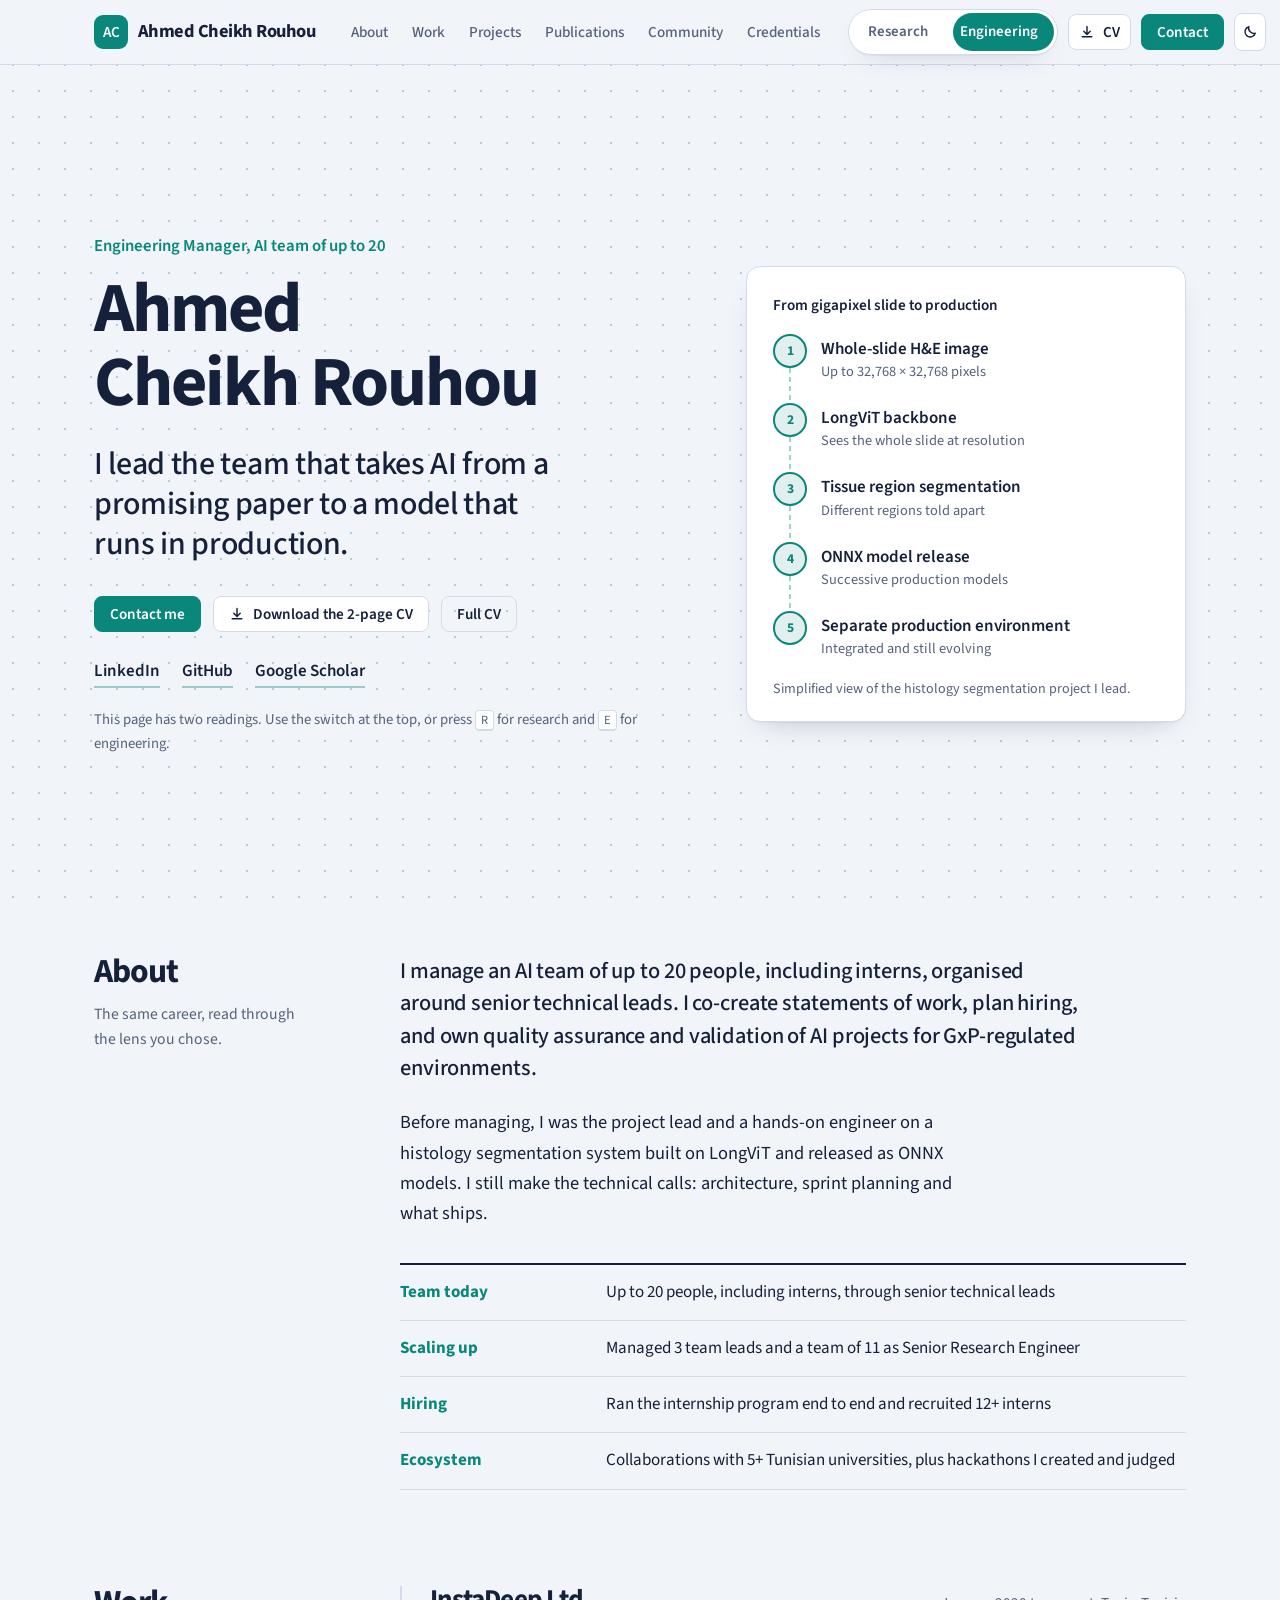
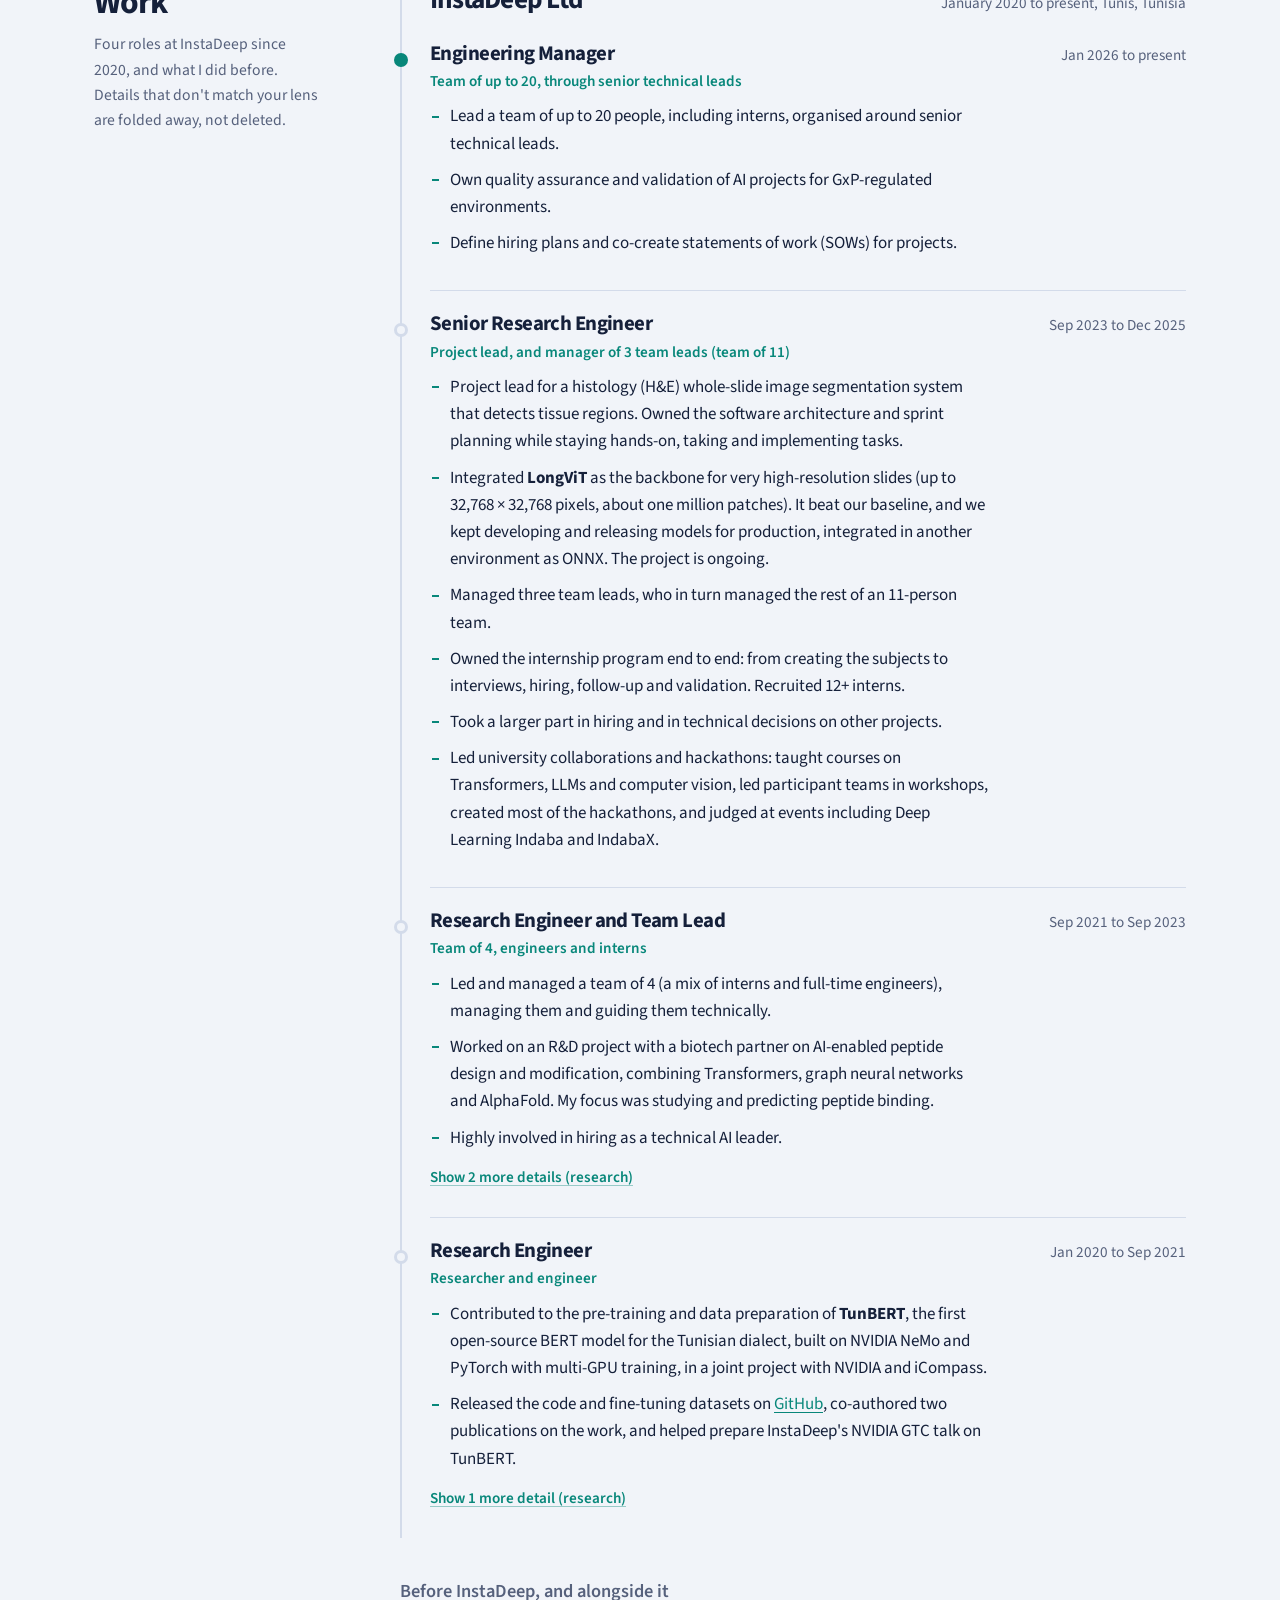
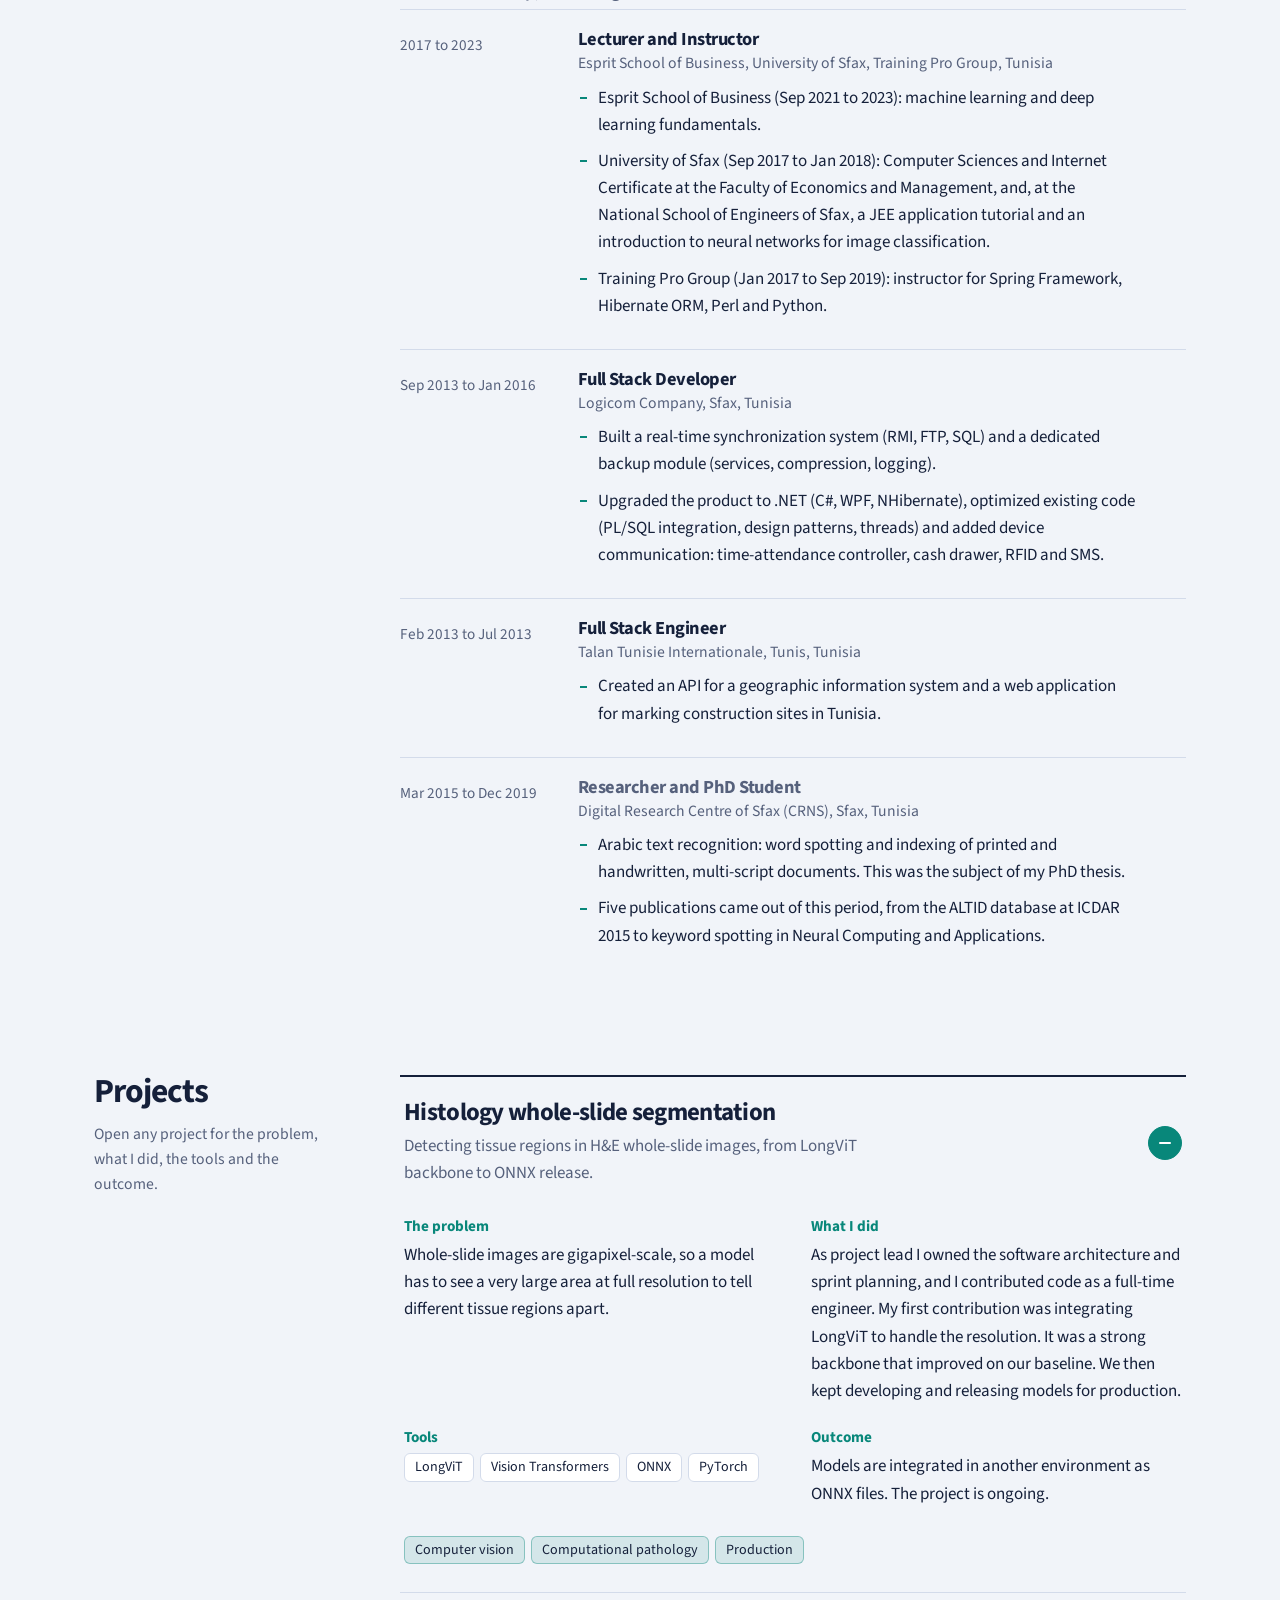
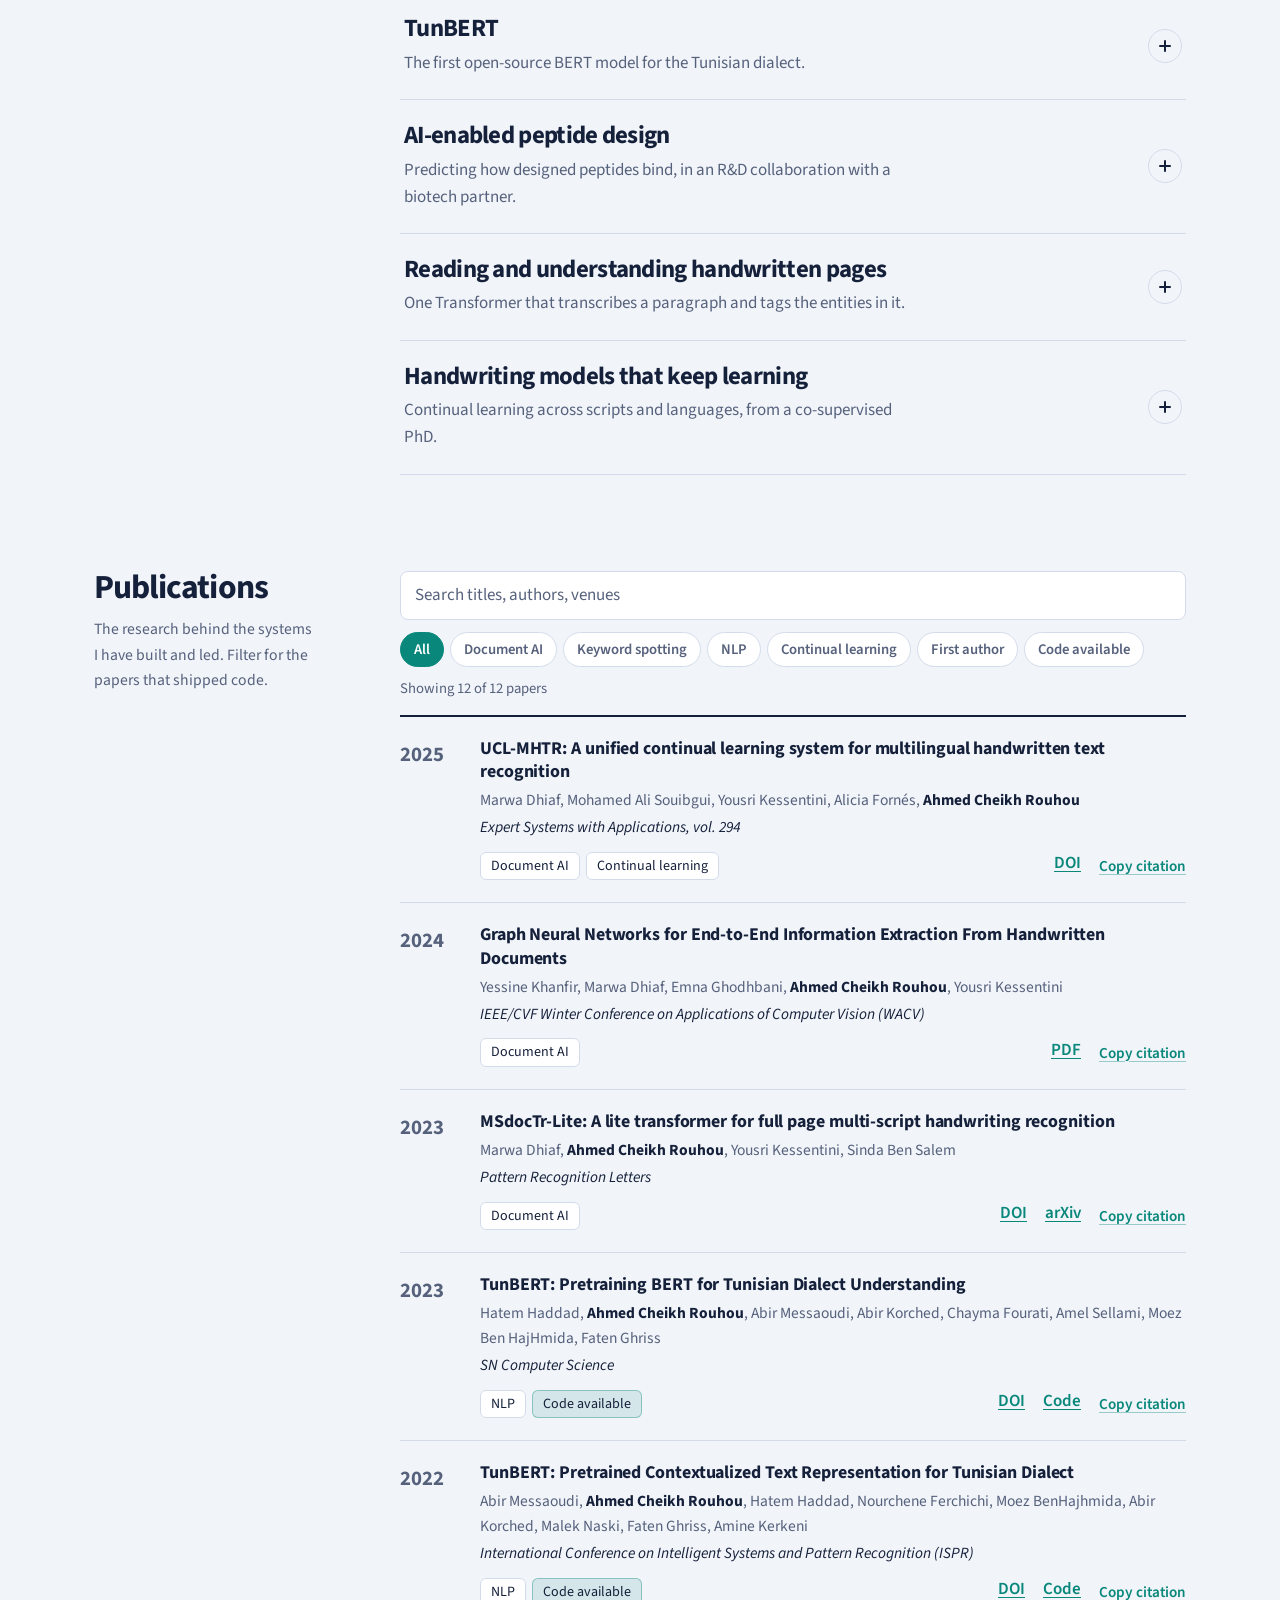
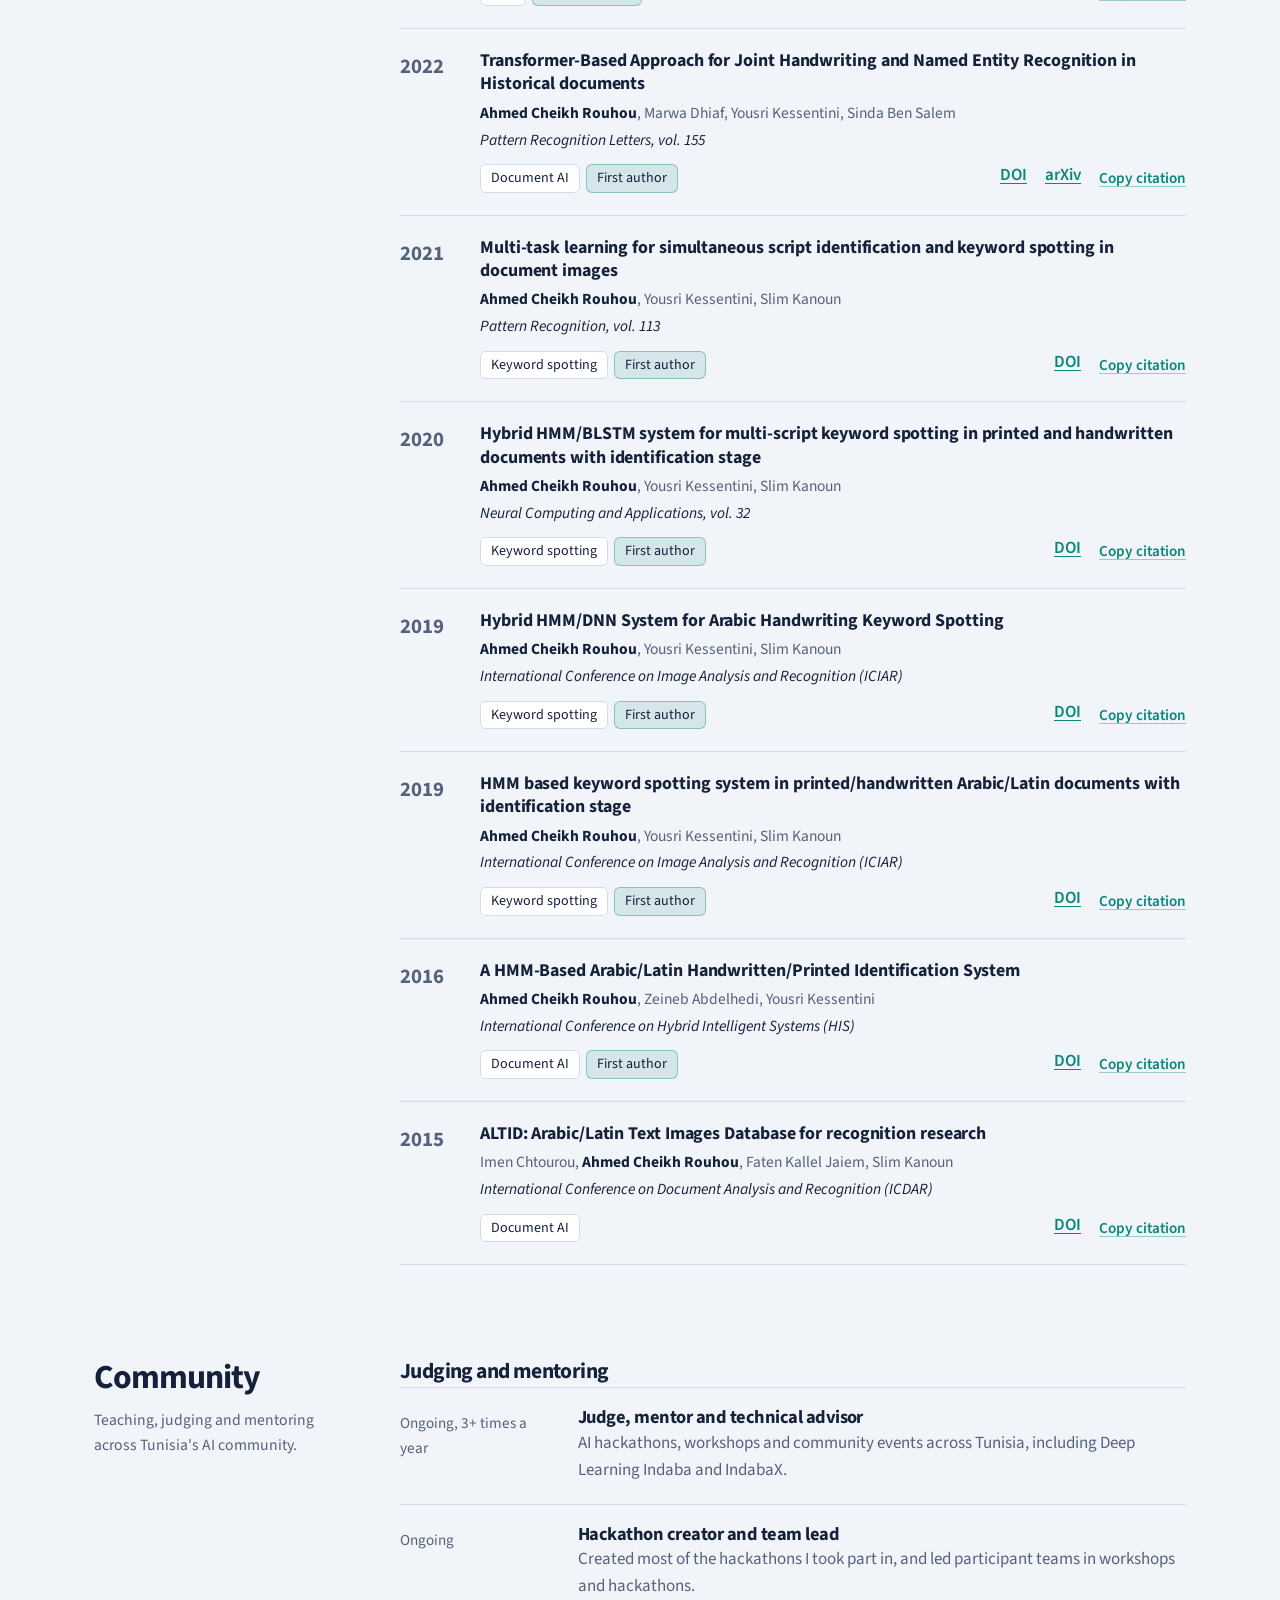
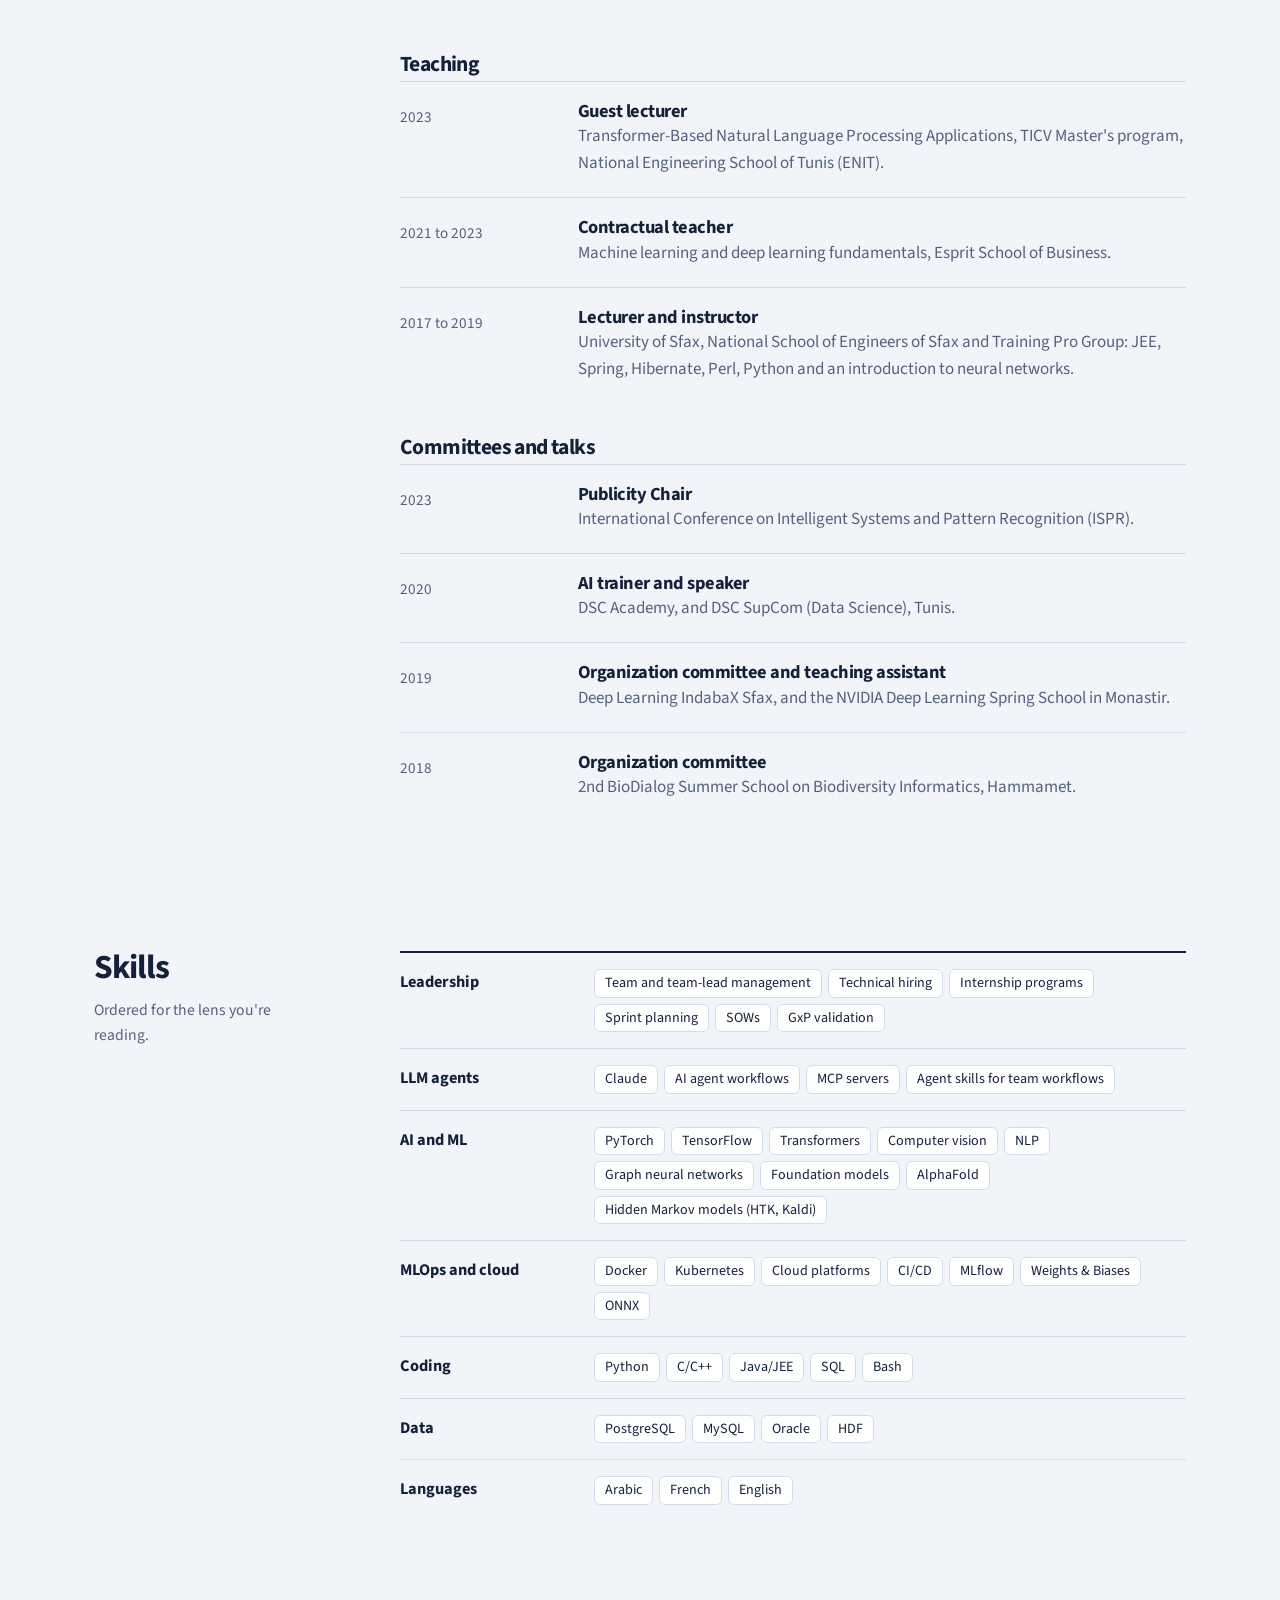
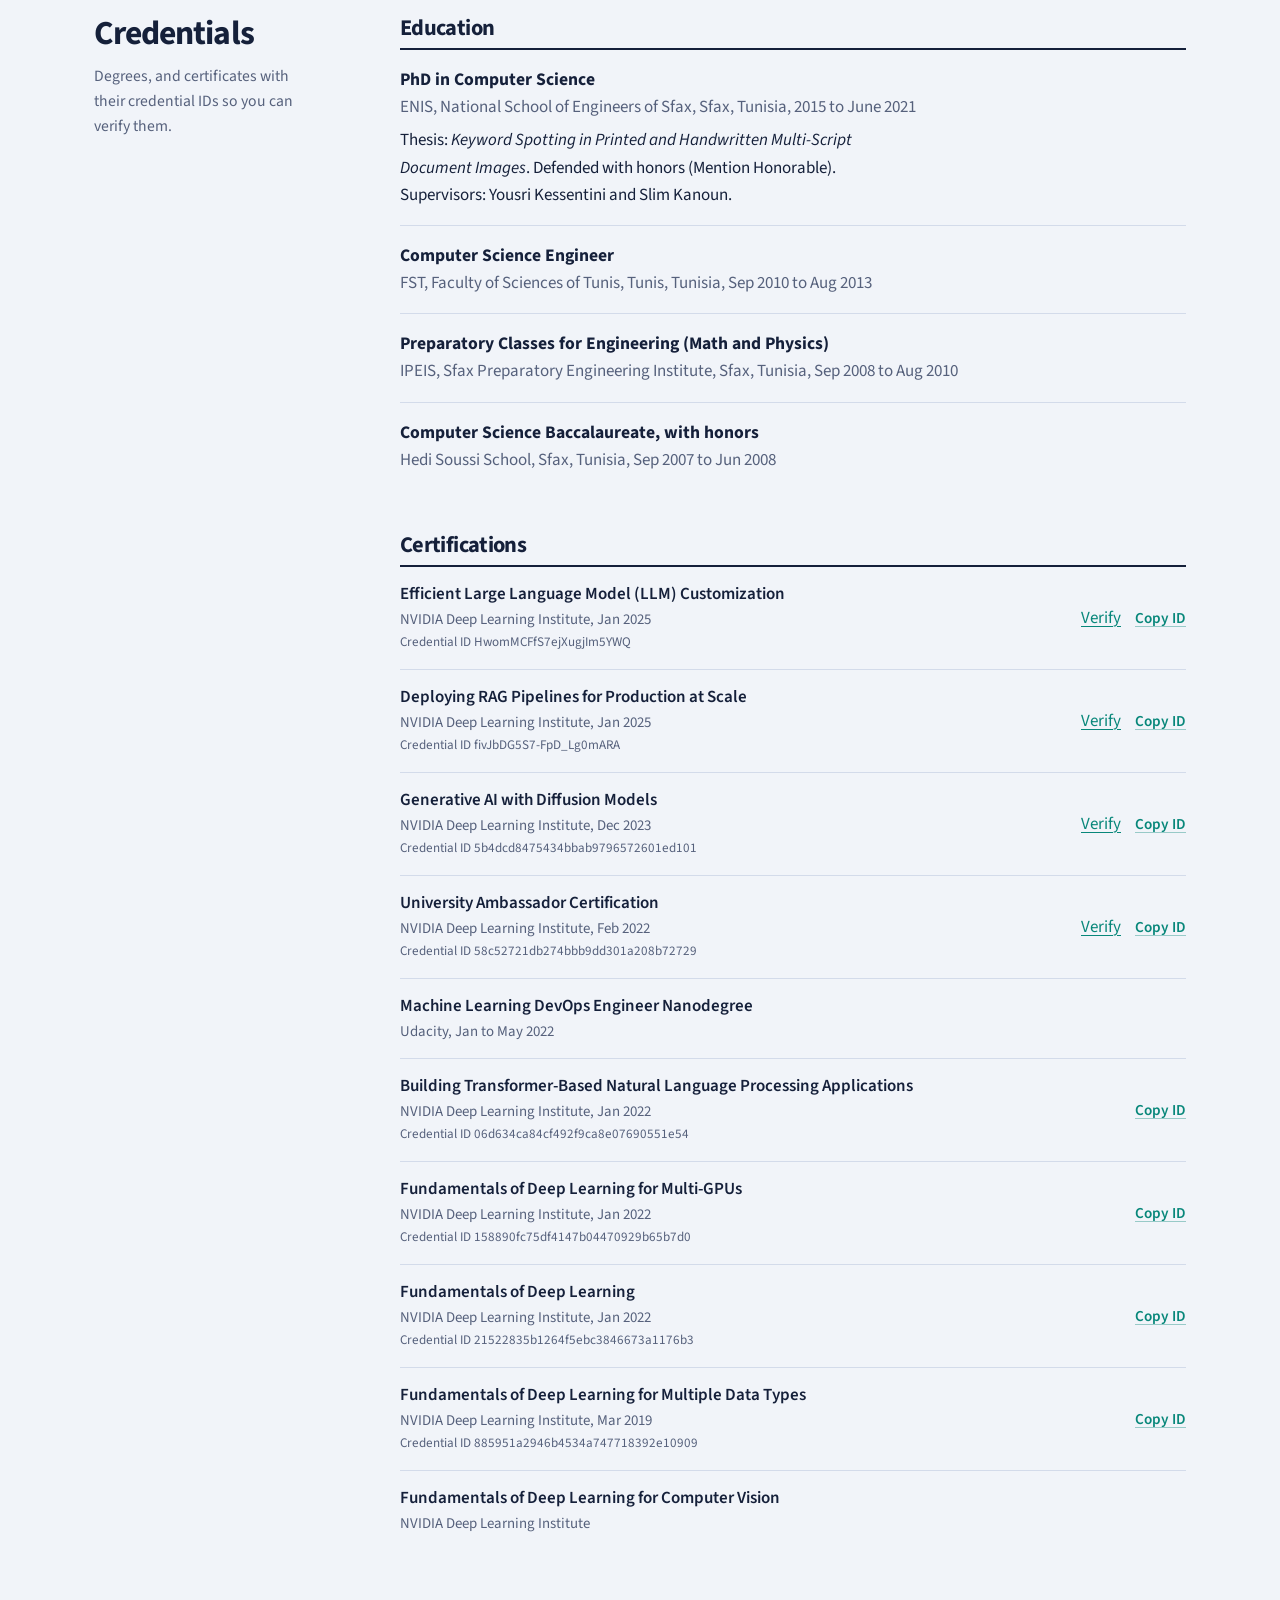
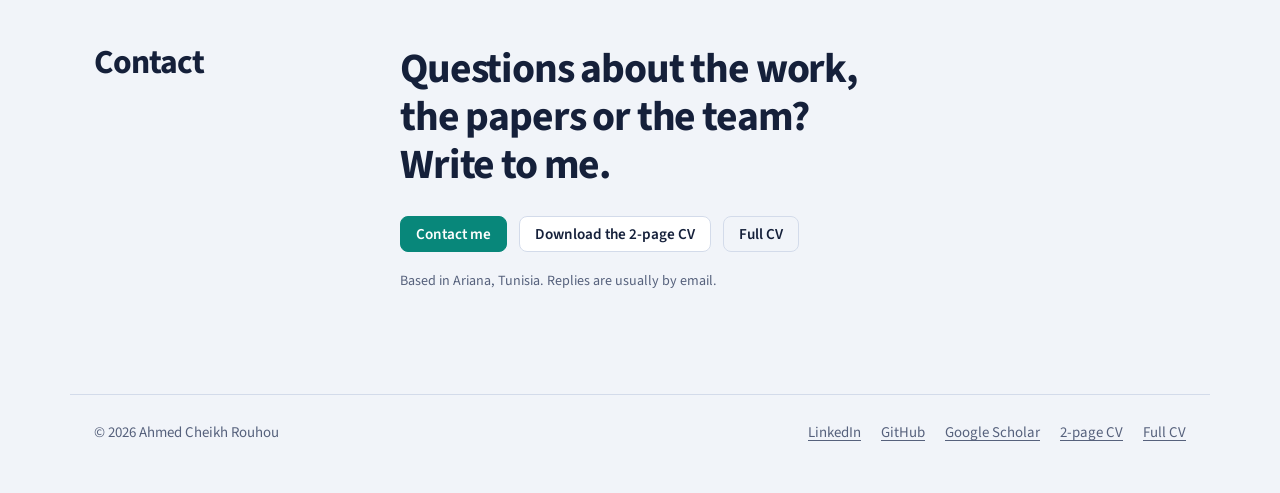
<file: index.html>
<!DOCTYPE html>
<html lang="en" data-lens="engineering" data-theme="light">
<head>
  <meta charset="utf-8">
  <meta name="viewport" content="width=device-width, initial-scale=1">
  <title>Ahmed Cheikh Rouhou · Engineering Manager, AI · PhD in Computer Science</title>
  <meta name="description" content="Ahmed Cheikh Rouhou leads an AI team of up to 20 and holds a PhD in Computer Science. Explore his work through two lenses: research (handwriting, document AI, NLP) and engineering (production AI, team leadership).">
  <meta name="author" content="Ahmed Cheikh Rouhou">
  <link rel="canonical" href="https://ahmedcheikhrouhou.github.io/">
  <meta name="theme-color" content="#f1f4f9" media="(prefers-color-scheme: light)">
  <meta name="theme-color" content="#0c1325" media="(prefers-color-scheme: dark)">
  <link rel="icon" href="favicon.svg" type="image/svg+xml">

  <meta property="og:type" content="website">
  <meta property="og:title" content="Ahmed Cheikh Rouhou · Engineering Manager, AI">
  <meta property="og:description" content="Research and engineering, one career. Switch the lens to read it your way.">
  <meta property="og:url" content="https://ahmedcheikhrouhou.github.io/">
  <meta property="og:image" content="https://ahmedcheikhrouhou.github.io/assets/img/og.png">
  <meta name="twitter:card" content="summary_large_image">

  <link rel="preload" href="assets/fonts/sourcesans3.woff2" as="font" type="font/woff2" crossorigin>
  <link rel="preload" href="assets/fonts/newsreader-roman.woff2" as="font" type="font/woff2" crossorigin>
  <link rel="stylesheet" href="assets/css/style.css">

  <script>
    /* Set theme and lens before first paint so there is no flash. */
    (function () {
      var d = document.documentElement, q = new URLSearchParams(location.search), s = null;
      try { s = window.localStorage; } catch (e) {}
      var lens = q.get("lens") || (s && s.getItem("lens")) || "engineering";
      if (lens !== "research" && lens !== "engineering") lens = "engineering";
      var theme = (s && s.getItem("theme")) || (matchMedia("(prefers-color-scheme: dark)").matches ? "dark" : "light");
      d.setAttribute("data-lens", lens);
      d.setAttribute("data-theme", theme);
    })();
  </script>

  <script type="application/ld+json">
  {
    "@context": "https://schema.org",
    "@type": "Person",
    "name": "Ahmed Cheikh Rouhou",
    "jobTitle": "Engineering Manager, AI",
    "url": "https://ahmedcheikhrouhou.github.io/",
    "address": { "@type": "PostalAddress", "addressLocality": "Ariana", "addressCountry": "TN" },
    "worksFor": { "@type": "Organization", "name": "InstaDeep" },
    "alumniOf": [
      { "@type": "CollegeOrUniversity", "name": "National School of Engineers of Sfax (ENIS)" },
      { "@type": "CollegeOrUniversity", "name": "Faculty of Sciences of Tunis (FST)" }
    ],
    "knowsAbout": ["Machine learning", "Document analysis", "Handwriting recognition", "Natural language processing", "Computer vision", "Engineering management"],
    "sameAs": [
      "https://www.linkedin.com/in/ahmed-cheikhrouhou/",
      "https://github.com/AhmedCheikhRouhou",
      "https://scholar.google.com/citations?user=S_HidTUAAAAJ&hl=en"
    ]
  }
  </script>
</head>

<body>
  <a class="skip" href="#main">Skip to content</a>
  <div class="paper" aria-hidden="true"></div>

  <header class="site-header">
    <div class="bar">
      <a class="brand" href="#top" aria-label="Ahmed Cheikh Rouhou, back to top">
        <span class="brand-mark" aria-hidden="true">AC</span>
        <span>Ahmed Cheikh Rouhou</span>
      </a>
      <nav class="nav" aria-label="Sections">
        <a href="#about">About</a>
        <a href="#work">Work</a>
        <a href="#projects">Projects</a>
        <a href="#publications">Publications</a>
        <a href="#community">Community</a>
        <a href="#credentials">Credentials</a>
      </nav>

      <div class="bar-end">
        <div class="lens" id="lens" role="radiogroup" aria-label="Read this site through a lens">
          <button type="button" role="radio" data-lens="research" aria-checked="false">Research</button>
          <button type="button" role="radio" data-lens="engineering" aria-checked="true">Engineering</button>
        </div>

        <div class="menu" id="cv-menu">
          <button class="btn" type="button" aria-haspopup="true" aria-expanded="false" aria-controls="cv-pop">
            <svg viewBox="0 0 20 20" fill="none" stroke="currentColor" stroke-width="1.8" stroke-linecap="round" stroke-linejoin="round" aria-hidden="true"><path d="M10 3v10m0 0-4-4m4 4 4-4M4 16h12"/></svg>
            CV
          </button>
          <div class="menu-pop" id="cv-pop" hidden>
            <a href="assets/cv/AhmedCheikhRouhou_CV_2page.pdf" download><strong>2-page CV</strong><span>Best for a quick read</span></a>
            <a href="assets/cv/AhmedCheikhRouhou_CV_full.pdf" download><strong>Full CV</strong><span>Every role, paper and certificate</span></a>
          </div>
        </div>

        <button class="btn btn-primary" type="button" data-open-contact>Contact</button>

        <button class="btn icon-btn" type="button" id="theme-toggle" aria-label="Switch to dark theme">
          <svg class="i-moon" viewBox="0 0 20 20" fill="none" stroke="currentColor" stroke-width="1.8" stroke-linecap="round" stroke-linejoin="round" aria-hidden="true"><path d="M16.5 11.5A6.5 6.5 0 0 1 8.5 3.5a6.5 6.5 0 1 0 8 8Z"/></svg>
          <svg class="i-sun" viewBox="0 0 20 20" fill="none" stroke="currentColor" stroke-width="1.8" stroke-linecap="round" aria-hidden="true" style="display:none"><circle cx="10" cy="10" r="3.4"/><path d="M10 2.5v1.6M10 15.9v1.6M2.5 10h1.6M15.9 10h1.6M4.7 4.7l1.1 1.1M14.2 14.2l1.1 1.1M15.3 4.7l-1.1 1.1M5.8 14.2l-1.1 1.1"/></svg>
        </button>
      </div>
    </div>
  </header>

  <main id="main">

    <!-- HERO -->
    <section class="hero" id="top" aria-labelledby="hero-name">
      <div class="hero-copy">
        <p class="hero-role" id="hero-role"></p>
        <h1 class="hero-name" id="hero-name">Ahmed<br>Cheikh Rouhou</h1>
        <p class="hero-statement" id="hero-statement"></p>
        <div class="hero-actions">
          <button class="btn btn-primary" type="button" data-open-contact>Contact me</button>
          <a class="btn" href="assets/cv/AhmedCheikhRouhou_CV_2page.pdf" download>
            <svg viewBox="0 0 20 20" fill="none" stroke="currentColor" stroke-width="1.8" stroke-linecap="round" stroke-linejoin="round" aria-hidden="true"><path d="M10 3v10m0 0-4-4m4 4 4-4M4 16h12"/></svg>
            Download the 2-page CV
          </a>
          <a class="btn btn-ghost" href="assets/cv/AhmedCheikhRouhou_CV_full.pdf" download>Full CV</a>
        </div>
        <p class="hero-links" id="hero-links"></p>
        <p class="hero-hint">This page has two readings. Use the switch at the top, or press <kbd>R</kbd> for research and <kbd>E</kbd> for engineering.</p>
      </div>

      <figure class="hero-figure">
        <div class="fig fig-research" id="fig-research" role="img" aria-label="Illustration: a handwritten line of text with its people, date and place highlighted as named entities.">
          <p class="fig-title">One pass: transcribe, then tag</p>
          <div class="manuscript" aria-hidden="true">
            <p class="hand"><span class="ent ent-person">Joan Ferrer</span>, son of <span class="ent ent-person">Pere Ferrer</span>, married <span class="ent ent-person">Maria Soler</span> on <span class="ent ent-date">12 May 1619</span> in <span class="ent ent-place">Barcelona</span>.</p>
          </div>
          <ul class="legend" aria-hidden="true">
            <li><i style="background:var(--indigo)"></i>person</li>
            <li><i style="background:var(--amber)"></i>date</li>
            <li><i style="background:var(--green)"></i>place</li>
          </ul>
          <p class="fig-caption">Illustration with invented names: a model that reads a handwritten paragraph and labels the entities in it, without a separate transcription step.</p>
        </div>

        <div class="fig fig-engineering" id="fig-engineering" role="img" aria-label="Illustration: a five-step pipeline from a whole-slide image through a LongViT backbone and segmentation to an ONNX release in a production environment.">
          <p class="fig-title">From gigapixel slide to production</p>
          <ol class="pipeline" aria-hidden="true">
            <li><span class="node">1</span><div><strong>Whole-slide H&amp;E image</strong><span>Up to 32,768 × 32,768 pixels</span></div></li>
            <li><span class="node">2</span><div><strong>LongViT backbone</strong><span>Sees the whole slide at resolution</span></div></li>
            <li><span class="node">3</span><div><strong>Tissue region segmentation</strong><span>Different regions told apart</span></div></li>
            <li><span class="node">4</span><div><strong>ONNX model release</strong><span>Successive production models</span></div></li>
            <li><span class="node">5</span><div><strong>Separate production environment</strong><span>Integrated and still evolving</span></div></li>
          </ol>
          <p class="fig-caption">Simplified view of the histology segmentation project I lead.</p>
        </div>
      </figure>
    </section>

    <!-- ABOUT -->
    <section class="section" id="about" aria-labelledby="about-h">
      <div class="section-head">
        <h2 id="about-h">About</h2>
        <p>The same career, read through the lens you chose.</p>
      </div>
      <div class="section-body">
        <div class="about-copy" id="about-copy"></div>
        <dl class="ledger" id="ledger"></dl>
      </div>
    </section>

    <!-- WORK -->
    <section class="section" id="work" aria-labelledby="work-h">
      <div class="section-head">
        <h2 id="work-h">Work</h2>
        <p>Four roles at InstaDeep since 2020, and what I did before. Details that don't match your lens are folded away, not deleted.</p>
      </div>
      <div class="section-body" id="work-body"></div>
    </section>

    <!-- PROJECTS -->
    <section class="section" id="projects" aria-labelledby="projects-h">
      <div class="section-head">
        <h2 id="projects-h">Projects</h2>
        <p>Open any project for the problem, what I did, the tools and the outcome.</p>
      </div>
      <div class="section-body"><div class="acc" id="projects-body"></div></div>
    </section>

    <!-- PUBLICATIONS -->
    <section class="section" id="publications" aria-labelledby="pubs-h">
      <div class="section-head">
        <h2 id="pubs-h">Publications</h2>
        <p id="pubs-intro"></p>
      </div>
      <div class="section-body">
        <div class="toolbar">
          <label class="sr-only" for="pub-search">Search publications</label>
          <input class="search" id="pub-search" type="search" placeholder="Search titles, authors, venues" autocomplete="off">
          <div class="filters" id="pub-filters" role="group" aria-label="Filter publications"></div>
        </div>
        <p class="count" id="pub-count" aria-live="polite"></p>
        <div class="pubs" id="pubs-body"></div>
      </div>
    </section>

    <!-- COMMUNITY -->
    <section class="section" id="community" aria-labelledby="comm-h">
      <div class="section-head">
        <h2 id="comm-h">Community</h2>
        <p>Teaching, judging and mentoring across Tunisia's AI community.</p>
      </div>
      <div class="section-body" id="community-body"></div>
    </section>

    <!-- SKILLS -->
    <section class="section" id="skills" aria-labelledby="skills-h">
      <div class="section-head">
        <h2 id="skills-h">Skills</h2>
        <p>Ordered for the lens you're reading.</p>
      </div>
      <div class="section-body" id="skills-body"></div>
    </section>

    <!-- CREDENTIALS -->
    <section class="section" id="credentials" aria-labelledby="cred-h">
      <div class="section-head">
        <h2 id="cred-h">Credentials</h2>
        <p>Degrees, and certificates with their credential IDs so you can verify them.</p>
      </div>
      <div class="section-body">
        <div class="cred-col"><h3>Education</h3><div id="edu-body"></div></div>
        <div class="cred-col"><h3>Certifications</h3><div id="cert-body"></div></div>
      </div>
    </section>

    <!-- CONTACT -->
    <section class="section" id="contact" aria-labelledby="contact-h">
      <div class="section-head">
        <h2 id="contact-h">Contact</h2>
      </div>
      <div class="section-body">
        <p class="contact-big">Questions about the work, the papers or the team? Write to me.</p>
        <div class="contact-actions">
          <button class="btn btn-primary" type="button" data-open-contact>Contact me</button>
          <a class="btn" href="assets/cv/AhmedCheikhRouhou_CV_2page.pdf" download>Download the 2-page CV</a>
          <a class="btn btn-ghost" href="assets/cv/AhmedCheikhRouhou_CV_full.pdf" download>Full CV</a>
        </div>
        <p class="small-note">Based in Ariana, Tunisia. Replies are usually by email.</p>
      </div>
    </section>
  </main>

  <footer class="site-footer">
    <span>© <span id="year">2026</span> Ahmed Cheikh Rouhou</span>
    <span class="foot-links" id="foot-links"></span>
  </footer>

  <!-- CONTACT DIALOG -->
  <dialog id="contact-dialog" aria-labelledby="contact-title">
    <div class="dlg">
      <div class="dlg-top">
        <h2 id="contact-title">Get in touch</h2>
        <button class="btn icon-btn" type="button" id="contact-close" aria-label="Close">
          <svg viewBox="0 0 20 20" fill="none" stroke="currentColor" stroke-width="1.8" stroke-linecap="round" aria-hidden="true"><path d="m5 5 10 10M15 5 5 15"/></svg>
        </button>
      </div>
      <p>Copy my email, or fill in the short form and your email app will open with the message ready to send.</p>
      <div class="email-line">
        <code id="email-text">Loading…</code>
        <button class="btn" type="button" id="copy-email">Copy email</button>
      </div>
      <form id="contact-form">
        <label>Your name <input name="name" autocomplete="name" required></label>
        <label>Your email <input name="from" type="email" autocomplete="email" placeholder="So I can reply"></label>
        <label>Message <textarea name="message" required placeholder="What would you like to talk about?"></textarea></label>
        <button class="btn btn-primary" type="submit">Open in my email app</button>
        <p class="small-note">Nothing is sent from this page. It only prepares an email in your own mail app.</p>
      </form>
      <div class="dlg-foot" id="dlg-links"></div>
    </div>
  </dialog>

  <div class="toast" id="toast" role="status" aria-live="polite"></div>
  <div class="sr-only" id="announce" aria-live="polite"></div>

  <noscript>
    <main style="max-width:680px;margin:40px auto;padding:0 24px;font-family:sans-serif">
      <h1>Ahmed Cheikh Rouhou</h1>
      <p>Engineering Manager, AI · PhD in Computer Science · Ariana, Tunisia</p>
      <p>This page needs JavaScript for its research and engineering views. You can still
        <a href="assets/cv/AhmedCheikhRouhou_CV_2page.pdf">download the 2-page CV</a>,
        <a href="assets/cv/AhmedCheikhRouhou_CV_full.pdf">the full CV</a>, or find me on
        <a href="https://www.linkedin.com/in/ahmed-cheikhrouhou/">LinkedIn</a>,
        <a href="https://github.com/AhmedCheikhRouhou">GitHub</a> and
        <a href="https://scholar.google.com/citations?user=S_HidTUAAAAJ&hl=en">Google Scholar</a>.</p>
    </main>
  </noscript>

  <script src="assets/js/data.js"></script>
  <script src="assets/js/app.js"></script>
</body>
</html>
</file>
<file: assets/css/style.css>
/* ==========================================================================
   Ahmed Cheikh Rouhou: personal site
   Two lenses, one page.
   Research    = serif headlines, indigo ink, ruled manuscript paper.
   Engineering = bold sans headlines, teal signal, dot-grid blueprint.
   ========================================================================== */

@font-face { font-family: "Newsreader"; src: url("../fonts/newsreader-roman.woff2") format("woff2"); font-weight: 200 800; font-style: normal; font-display: swap; }
@font-face { font-family: "Newsreader"; src: url("../fonts/newsreader-italic.woff2") format("woff2"); font-weight: 200 800; font-style: italic; font-display: swap; }
@font-face { font-family: "Source Sans 3"; src: url("../fonts/sourcesans3.woff2") format("woff2"); font-weight: 200 900; font-style: normal; font-display: swap; }
@font-face { font-family: "Source Sans 3"; src: url("../fonts/sourcesans3-italic.woff2") format("woff2"); font-weight: 200 900; font-style: italic; font-display: swap; }
@font-face { font-family: "Caveat"; src: url("../fonts/caveat.woff2") format("woff2"); font-weight: 400 700; font-style: normal; font-display: swap; }

/* ---------- Tokens ---------- */
:root {
  --font-body: "Source Sans 3", system-ui, -apple-system, "Segoe UI", Roboto, sans-serif;
  --font-serif: "Newsreader", Georgia, "Times New Roman", serif;
  --font-hand: "Caveat", "Segoe Script", cursive;

  --paper: #f1f4f9;
  --surface: #ffffff;
  --surface-2: #e8edf6;
  --ink: #15203a;
  --muted: #56617c;
  --rule: #d3dbea;
  --indigo: #3a4ad6;
  --teal: #08877a;
  --amber: #a8620a;
  --green: #1d7a4a;

  --radius: 10px;
  --shadow: 0 1px 0 rgba(21, 32, 58, .04), 0 12px 28px -18px rgba(21, 32, 58, .35);
  --maxw: 1140px;
  --header-h: 64px;
  color-scheme: light;
}

:root[data-theme="dark"] {
  --paper: #0c1325;
  --surface: #131c33;
  --surface-2: #1b2644;
  --ink: #e6ebfa;
  --muted: #9ca8c6;
  --rule: #26324f;
  --indigo: #94a0ff;
  --teal: #43d3bd;
  --amber: #f0b45a;
  --green: #66d19a;
  --shadow: 0 1px 0 rgba(0, 0, 0, .3), 0 14px 30px -18px rgba(0, 0, 0, .8);
  color-scheme: dark;
}

:root[data-lens="research"] {
  --accent: var(--indigo);
  --font-head: var(--font-serif);
  --head-weight: 500;
  --head-track: -0.012em;
  --head-lh: 1.08;
}
:root[data-lens="engineering"] {
  --accent: var(--teal);
  --font-head: var(--font-body);
  --head-weight: 700;
  --head-track: -0.028em;
  --head-lh: 1.04;
}
:root {
  --accent-ink: #ffffff;
  --accent-soft: color-mix(in srgb, var(--accent) 12%, transparent);
  --accent-line: color-mix(in srgb, var(--accent) 38%, transparent);
}
:root[data-theme="dark"] { --accent-ink: #0c1325; }

/* ---------- Base ---------- */
*, *::before, *::after { box-sizing: border-box; }
html { scroll-behavior: smooth; scroll-padding-top: calc(var(--header-h) + 18px); -webkit-text-size-adjust: 100%; }
body {
  margin: 0;
  background: var(--paper);
  color: var(--ink);
  font-family: var(--font-body);
  font-size: 1.0625rem;
  line-height: 1.6;
  text-rendering: optimizeLegibility;
  -webkit-font-smoothing: antialiased;
  transition: background-color .35s ease, color .35s ease;
}
img, svg { max-width: 100%; display: block; }
a { color: var(--accent); text-decoration-thickness: 1px; text-underline-offset: 3px; transition: color .2s; }
a:hover { text-decoration-thickness: 2px; }
button { font: inherit; color: inherit; cursor: pointer; }
h1, h2, h3, h4 { font-family: var(--font-head); font-weight: var(--head-weight); letter-spacing: var(--head-track); line-height: var(--head-lh); margin: 0; font-optical-sizing: auto; }
p { margin: 0 0 1em; }
ul, ol { margin: 0; padding: 0; list-style: none; }
kbd { font: inherit; font-size: .85em; padding: 0 .4em; border: 1px solid var(--rule); border-bottom-width: 2px; border-radius: 4px; background: var(--surface); }
:focus-visible { outline: 3px solid var(--accent); outline-offset: 3px; border-radius: 4px; }
::selection { background: var(--accent); color: var(--accent-ink); }
.sr-only { position: absolute; width: 1px; height: 1px; padding: 0; margin: -1px; overflow: hidden; clip: rect(0,0,0,0); white-space: nowrap; border: 0; }
.skip { position: absolute; left: 12px; top: -60px; z-index: 200; background: var(--accent); color: var(--accent-ink); padding: 8px 14px; border-radius: 6px; text-decoration: none; }
.skip:focus { top: 12px; }

/* ---------- Paper: the background shifts with the lens ---------- */
.paper { position: fixed; inset: 0; z-index: -1; pointer-events: none; }
.paper::before, .paper::after { content: ""; position: absolute; inset: 0; transition: opacity .6s ease; }
/* Research: ruled handwriting paper with a margin line */
.paper::before {
  background:
    linear-gradient(90deg, transparent calc(max(0px, (100vw - var(--maxw)) / 2) - 18px), color-mix(in srgb, var(--indigo) 22%, transparent) 0, color-mix(in srgb, var(--indigo) 22%, transparent) calc(max(0px, (100vw - var(--maxw)) / 2) - 17px), transparent 0),
    repeating-linear-gradient(180deg, transparent 0, transparent 35px, color-mix(in srgb, var(--indigo) 8%, transparent) 35px, color-mix(in srgb, var(--indigo) 8%, transparent) 36px);
  opacity: 0;
}
/* Engineering: dot grid */
.paper::after {
  background-image: radial-gradient(color-mix(in srgb, var(--teal) 30%, transparent) 1px, transparent 1.4px);
  background-size: 26px 26px;
  opacity: 0;
}
:root[data-lens="research"] .paper::before { opacity: 1; }
:root[data-lens="engineering"] .paper::after { opacity: 1; }

/* ---------- Header ---------- */
.site-header {
  position: sticky; top: 0; z-index: 100;
  background: color-mix(in srgb, var(--paper) 86%, transparent);
  backdrop-filter: blur(14px) saturate(1.3);
  -webkit-backdrop-filter: blur(14px) saturate(1.3);
  border-bottom: 1px solid var(--rule);
}
.bar { max-width: var(--maxw); margin: 0 auto; padding: 0 24px; min-height: var(--header-h); display: flex; align-items: center; gap: 18px; }
.brand { display: inline-flex; align-items: center; gap: 10px; color: var(--ink); text-decoration: none; font-family: var(--font-head); font-weight: var(--head-weight); font-size: 1.15rem; letter-spacing: var(--head-track); white-space: nowrap; }
.brand-mark { width: 34px; height: 34px; border-radius: 9px; background: var(--accent); color: var(--accent-ink); display: grid; place-items: center; font-family: var(--font-head); font-weight: 600; font-size: .95rem; letter-spacing: 0; transition: background-color .4s; }
.nav { display: flex; gap: 4px; margin-left: 8px; }
.nav a { color: var(--muted); text-decoration: none; padding: 6px 10px; border-radius: 6px; font-size: .95rem; font-weight: 500; transition: color .2s, background-color .2s; }
.nav a:hover { color: var(--ink); background: var(--surface-2); }
.nav a[aria-current="true"] { color: var(--ink); background: var(--accent-soft); box-shadow: inset 0 -2px 0 var(--accent); }
.bar-end { margin-left: auto; display: flex; align-items: center; gap: 10px; }

/* Lens switch */
.lens { position: relative; display: inline-grid; grid-template-columns: 1fr 1fr; padding: 3px; border: 1px solid var(--rule); border-radius: 999px; background: var(--surface); box-shadow: var(--shadow); }
.lens::before { content: ""; position: absolute; top: 3px; bottom: 3px; left: 3px; width: calc(50% - 3px); border-radius: 999px; background: var(--accent); transition: transform .35s cubic-bezier(.3, .7, .2, 1), background-color .4s; }
:root[data-lens="engineering"] .lens::before { transform: translateX(100%); }
.lens button { position: relative; z-index: 1; border: 0; background: none; padding: 7px 16px; border-radius: 999px; font-weight: 600; font-size: .93rem; color: var(--muted); transition: color .3s; white-space: nowrap; }
.lens button[aria-checked="true"] { color: var(--accent-ink); }
.lens button:focus-visible { outline-offset: 1px; }

.btn { display: inline-flex; align-items: center; justify-content: center; gap: 8px; border: 1px solid var(--rule); background: var(--surface); color: var(--ink); padding: 8px 15px; border-radius: 8px; font-weight: 600; font-size: .95rem; text-decoration: none; line-height: 1.2; transition: border-color .2s, background-color .2s, transform .15s; }
.btn:hover { border-color: var(--accent); text-decoration: none; }
.btn:active { transform: translateY(1px); }
.btn-primary { background: var(--accent); border-color: var(--accent); color: var(--accent-ink); transition: background-color .4s, border-color .4s, filter .2s; }
.btn-primary:hover { filter: brightness(1.08); }
.btn-ghost { background: transparent; }
.btn svg { width: 16px; height: 16px; flex: none; }
.icon-btn { width: 38px; height: 38px; padding: 0; }

.menu { position: relative; }
.menu-pop { position: absolute; right: 0; top: calc(100% + 8px); min-width: 260px; background: var(--surface); border: 1px solid var(--rule); border-radius: var(--radius); box-shadow: var(--shadow); padding: 6px; z-index: 120; }
.menu-pop[hidden] { display: none; }
.menu-pop a { display: block; padding: 10px 12px; border-radius: 7px; text-decoration: none; color: var(--ink); }
.menu-pop a:hover, .menu-pop a:focus-visible { background: var(--accent-soft); }
.menu-pop strong { display: block; font-weight: 600; }
.menu-pop span { color: var(--muted); font-size: .9rem; }

/* ---------- Layout ---------- */
main { max-width: var(--maxw); margin: 0 auto; padding: 0 24px; }
.section { padding: 84px 0 12px; display: grid; grid-template-columns: minmax(0, 250px) minmax(0, 1fr); gap: 20px 56px; align-items: start; }
.section-head { position: sticky; top: calc(var(--header-h) + 28px); }
.section-head h2 { font-size: 2.1rem; }
.section-head p { color: var(--muted); font-size: .98rem; margin: 12px 0 0; max-width: 28ch; }
.section-body { min-width: 0; }

/* ---------- Hero ---------- */
.hero { display: grid; grid-template-columns: minmax(0, 1.15fr) minmax(0, .85fr); gap: 56px; align-items: center; padding: 76px 0 24px; min-height: calc(100svh - var(--header-h) - 30px); }
.hero-role { font-weight: 600; color: var(--accent); margin: 0 0 14px; font-size: 1.05rem; transition: color .4s; }
.hero-name { font-size: clamp(2.9rem, 5.5vw, 5rem); margin: 0 0 24px; }
.hero-statement { font-family: var(--font-head); font-weight: calc(var(--head-weight) - 100); letter-spacing: -0.01em; font-size: clamp(1.35rem, 2.7vw, 2rem); line-height: 1.25; max-width: 30ch; margin: 0 0 32px; }
:root[data-lens="engineering"] .hero-statement { font-weight: 500; }
.hero-actions { display: flex; flex-wrap: wrap; gap: 12px; align-items: center; margin-bottom: 26px; }
.hero-links { display: flex; flex-wrap: wrap; gap: 6px 22px; margin: 0 0 20px; }
.hero-links a { font-weight: 600; text-decoration: none; border-bottom: 2px solid var(--accent-line); padding-bottom: 1px; color: var(--ink); }
.hero-links a:hover { border-color: var(--accent); }
.hero-hint { color: var(--muted); font-size: .92rem; margin: 0; }

/* Hero figure: a different picture per lens */
.hero-figure { margin: 0; position: relative; }
.fig { background: var(--surface); border: 1px solid var(--rule); border-radius: 14px; box-shadow: var(--shadow); padding: 26px 26px 20px; transition: opacity .45s ease, transform .45s ease; }
.fig-engineering, .fig-research { transition: opacity .45s ease, transform .45s ease; }
:root[data-lens="research"] .fig-engineering, :root[data-lens="engineering"] .fig-research { position: absolute; inset: 0; opacity: 0; pointer-events: none; transform: translateY(10px) scale(.985); visibility: hidden; }
.fig-caption { color: var(--muted); font-size: .88rem; margin: 18px 0 0; }
.fig-title { font-weight: 600; font-size: .95rem; margin: 0 0 16px; }

/* Manuscript */
.manuscript { position: relative; padding: 14px 6px 8px; background: repeating-linear-gradient(180deg, transparent 0, transparent 53px, color-mix(in srgb, var(--indigo) 20%, transparent) 53px, color-mix(in srgb, var(--indigo) 20%, transparent) 54px); border-radius: 6px; }
.hand { font-family: var(--font-hand); font-size: clamp(1.7rem, 3.1vw, 2.15rem); line-height: 54px; margin: 0; color: var(--ink); }
.ent { position: relative; display: inline; white-space: nowrap; padding: 0 3px; border-radius: 3px; background-repeat: no-repeat; background-size: 0% 100%; background-position: left center; transition: background-size .6s ease; }
.ent-person { background-image: linear-gradient(color-mix(in srgb, var(--indigo) 24%, transparent), color-mix(in srgb, var(--indigo) 24%, transparent)); box-shadow: inset 0 -2px 0 var(--indigo); }
.ent-date { background-image: linear-gradient(color-mix(in srgb, var(--amber) 26%, transparent), color-mix(in srgb, var(--amber) 26%, transparent)); box-shadow: inset 0 -2px 0 var(--amber); }
.ent-place { background-image: linear-gradient(color-mix(in srgb, var(--green) 24%, transparent), color-mix(in srgb, var(--green) 24%, transparent)); box-shadow: inset 0 -2px 0 var(--green); }
:root[data-lens="research"] .ent { background-size: 100% 100%; }
.fig-research .ent:nth-of-type(1) { transition-delay: .15s; }
.fig-research .ent:nth-of-type(2) { transition-delay: .35s; }
.fig-research .ent:nth-of-type(3) { transition-delay: .55s; }
.fig-research .ent:nth-of-type(4) { transition-delay: .75s; }
.fig-research .ent:nth-of-type(5) { transition-delay: .95s; }
.fig-research.reset .ent { background-size: 0% 100% !important; transition: none !important; }
.legend { display: flex; flex-wrap: wrap; gap: 8px 18px; margin: 14px 0 0; font-size: .9rem; color: var(--muted); }
.legend li { display: inline-flex; align-items: center; gap: 7px; }
.legend i { width: 14px; height: 4px; border-radius: 2px; display: inline-block; }

/* Pipeline */
.pipeline { counter-reset: step; position: relative; display: grid; gap: 0; }
.pipeline li { position: relative; display: grid; grid-template-columns: 34px 1fr; gap: 14px; align-items: start; padding-bottom: 20px; }
.pipeline li:last-child { padding-bottom: 0; }
.pipeline li::before { content: ""; position: absolute; left: 16px; top: 34px; bottom: 0; width: 2px; background: repeating-linear-gradient(180deg, var(--accent-line) 0 5px, transparent 5px 9px); }
.pipeline li:last-child::before { display: none; }
.node { width: 34px; height: 34px; border-radius: 50%; border: 2px solid var(--accent); background: var(--surface); display: grid; place-items: center; font-weight: 700; font-size: .85rem; color: var(--accent); transition: background-color .35s, color .35s; }
.pipeline strong { display: block; font-weight: 600; line-height: 1.25; padding-top: 5px; }
.pipeline li > div > span { color: var(--muted); font-size: .9rem; display: block; }
.fig-engineering.play .node { animation: node-on .5s ease both; }
.fig-engineering.play li:nth-child(1) .node { animation-delay: .1s; } .fig-engineering.play li:nth-child(2) .node { animation-delay: .35s; }
.fig-engineering.play li:nth-child(3) .node { animation-delay: .6s; } .fig-engineering.play li:nth-child(4) .node { animation-delay: .85s; }
.fig-engineering.play li:nth-child(5) .node { animation-delay: 1.1s; }
@keyframes node-on { 0% { background: var(--surface); color: var(--accent); } 60% { background: var(--accent); color: var(--accent-ink); transform: scale(1.12); } 100% { background: var(--accent-soft); color: var(--accent); transform: scale(1); } }

/* ---------- About / ledger ---------- */
.about-copy p { font-size: 1.15rem; line-height: 1.65; max-width: 62ch; }
.about-copy p:first-child { font-family: var(--font-head); font-weight: calc(var(--head-weight) - 100); font-size: 1.4rem; line-height: 1.45; letter-spacing: -0.005em; }
:root[data-lens="engineering"] .about-copy p:first-child { font-weight: 500; }
.ledger { margin: 34px 0 0; border-top: 2px solid var(--ink); }
.ledger div { display: grid; grid-template-columns: minmax(130px, 190px) 1fr; gap: 16px; padding: 14px 0; border-bottom: 1px solid var(--rule); }
.ledger dt { font-weight: 700; color: var(--accent); transition: color .4s; }
.ledger dd { margin: 0; }

/* ---------- Experience ---------- */
.org { position: relative; padding-left: 28px; border-left: 2px solid var(--rule); margin-bottom: 44px; }
.org-head { display: flex; flex-wrap: wrap; align-items: baseline; justify-content: space-between; gap: 4px 20px; margin-bottom: 6px; }
.org-head h3 { font-size: 1.7rem; }
.org-head span { color: var(--muted); font-size: .95rem; }
.role { position: relative; padding: 22px 0 24px; border-top: 1px solid var(--rule); }
.role:first-of-type { border-top: 0; }
.role::before { content: ""; position: absolute; left: -36px; top: 32px; width: 14px; height: 14px; border-radius: 50%; background: var(--paper); border: 3px solid var(--rule); transition: border-color .3s; }
.role:first-of-type::before { border-color: var(--accent); background: var(--accent); }
.role:hover::before { border-color: var(--accent); }
.role-top { display: flex; flex-wrap: wrap; align-items: baseline; justify-content: space-between; gap: 2px 16px; }
.role h4 { font-size: 1.3rem; }
.role-dates { color: var(--muted); font-size: .95rem; white-space: nowrap; }
.role-scope { color: var(--accent); font-weight: 600; font-size: .95rem; margin: 2px 0 10px; transition: color .4s; }
.bullets li { position: relative; padding-left: 20px; margin: 0 0 9px; max-width: 70ch; }
.bullets li::before { content: ""; position: absolute; left: 2px; top: .72em; width: 7px; height: 2px; background: var(--accent); transition: background-color .4s; }
.bullets li.off { color: var(--muted); }
.bullets li.off::before { background: var(--rule); }
.more { margin-top: 4px; }
.link-btn { border: 0; background: none; padding: 4px 0; color: var(--accent); font-weight: 600; font-size: .95rem; text-decoration: underline; text-underline-offset: 3px; text-decoration-color: var(--accent-line); }
.link-btn:hover { text-decoration-color: var(--accent); }
.earlier-title { font-size: 1.15rem; margin: 6px 0 8px; color: var(--muted); font-family: var(--font-body); font-weight: 600; letter-spacing: 0; }
.row { display: grid; grid-template-columns: 150px minmax(0, 1fr); gap: 4px 28px; padding: 20px 0; border-top: 1px solid var(--rule); }
.row-when { color: var(--muted); font-size: .95rem; padding-top: 3px; }
.row h4 { font-size: 1.15rem; }
.row .org-name { color: var(--muted); margin: 2px 0 8px; font-size: .98rem; }
.row.quiet h4 { color: var(--muted); }

/* ---------- Projects ---------- */
.acc { border-top: 2px solid var(--ink); }
.acc-item { border-bottom: 1px solid var(--rule); }
.acc-btn { width: 100%; text-align: left; background: none; border: 0; padding: 22px 4px; display: grid; grid-template-columns: 1fr auto; gap: 6px 20px; align-items: center; }
.acc-btn:hover .acc-title { color: var(--accent); }
.acc-title { font-family: var(--font-head); font-weight: var(--head-weight); letter-spacing: var(--head-track); font-size: 1.55rem; line-height: 1.15; transition: color .2s; }
.acc-line { grid-column: 1; color: var(--muted); max-width: 64ch; }
.acc-ico { grid-row: 1 / span 2; grid-column: 2; width: 34px; height: 34px; border-radius: 50%; border: 1px solid var(--rule); display: grid; place-items: center; transition: transform .3s, background-color .2s, border-color .2s; }
.acc-ico::before { content: ""; width: 12px; height: 2px; background: currentColor; border-radius: 2px; box-shadow: 0 0 0 0 currentColor; }
.acc-ico::after { content: ""; position: absolute; width: 2px; height: 12px; background: currentColor; border-radius: 2px; transition: transform .3s; }
.acc-ico { position: relative; }
.acc-btn[aria-expanded="true"] .acc-ico { background: var(--accent); border-color: var(--accent); color: var(--accent-ink); }
.acc-btn[aria-expanded="true"] .acc-ico::after { transform: scaleY(0); }
.acc-panel { display: grid; grid-template-rows: 0fr; transition: grid-template-rows .4s ease; }
.acc-panel > div { overflow: hidden; min-height: 0; }
.acc-btn[aria-expanded="true"] + .acc-panel { grid-template-rows: 1fr; }
.acc-inner { padding: 4px 4px 28px; display: grid; grid-template-columns: 1fr 1fr; gap: 20px 36px; }
.acc-inner h5 { margin: 0 0 4px; font-size: .95rem; font-weight: 700; color: var(--accent); }
.acc-inner p { margin: 0; max-width: 56ch; }
.acc-inner .wide { grid-column: 1 / -1; }
.chips { display: flex; flex-wrap: wrap; gap: 6px; }
.chip { display: inline-block; padding: 2px 10px; border: 1px solid var(--rule); border-radius: 6px; font-size: .88rem; background: var(--surface); color: var(--ink); }
.chip-accent { border-color: var(--accent-line); background: var(--accent-soft); }
.tags { display: flex; flex-wrap: wrap; gap: 6px; margin-top: 8px; }
.links { display: flex; flex-wrap: wrap; gap: 6px 18px; }
.links a { font-weight: 600; }

/* ---------- Publications ---------- */
.toolbar { display: flex; flex-wrap: wrap; gap: 12px 14px; align-items: center; margin-bottom: 8px; }
.search { flex: 1 1 240px; min-width: 0; padding: 10px 14px; border: 1px solid var(--rule); border-radius: 8px; background: var(--surface); color: var(--ink); font: inherit; }
.search::placeholder { color: var(--muted); }
.filters { display: flex; flex-wrap: wrap; gap: 6px; }
.filter { border: 1px solid var(--rule); background: var(--surface); border-radius: 999px; padding: 5px 13px; font-size: .92rem; font-weight: 600; color: var(--muted); transition: all .2s; }
.filter:hover { border-color: var(--accent); color: var(--ink); }
.filter[aria-pressed="true"] { background: var(--accent); border-color: var(--accent); color: var(--accent-ink); }
.count { color: var(--muted); font-size: .92rem; margin: 10px 0 0; }
.pubs { border-top: 2px solid var(--ink); margin-top: 14px; }
.pub { display: grid; grid-template-columns: 60px minmax(0, 1fr); gap: 4px 20px; padding: 20px 0; border-bottom: 1px solid var(--rule); }
.pub-year { font-family: var(--font-head); font-weight: var(--head-weight); font-size: 1.3rem; color: var(--muted); padding-top: 1px; }
.pub h4 { font-family: var(--font-body); font-weight: 700; letter-spacing: -0.005em; font-size: 1.12rem; line-height: 1.3; }
.pub .authors { color: var(--muted); margin: 5px 0 0; font-size: .97rem; }
.pub .authors strong { color: var(--ink); font-weight: 700; }
.pub .venue { margin: 2px 0 0; font-style: italic; font-size: .97rem; }
.pub-foot { display: flex; flex-wrap: wrap; align-items: center; gap: 8px 18px; margin-top: 10px; }
.pub-foot .chips { margin-right: auto; }
.badge { font-size: .8rem; font-weight: 700; padding: 1px 8px; border-radius: 5px; background: var(--accent-soft); color: var(--accent); border: 1px solid var(--accent-line); }
.empty { padding: 28px 0; color: var(--muted); }

/* ---------- Community ---------- */
.group { margin-bottom: 34px; }
.group h3 { font-size: 1.35rem; margin-bottom: 4px; }

/* ---------- Skills ---------- */
.skill-row { display: grid; grid-template-columns: 170px minmax(0, 1fr); gap: 8px 24px; padding: 16px 0; border-top: 1px solid var(--rule); align-items: baseline; }
.skill-row:first-child { border-top: 2px solid var(--ink); }
.skill-row h3 { font-family: var(--font-body); font-weight: 700; font-size: 1.02rem; letter-spacing: 0; }

/* ---------- Credentials ---------- */
.cred-col + .cred-col { margin-top: 44px; }
.cred-col h3 { font-size: 1.4rem; margin-bottom: 8px; }
.edu { padding: 16px 0; border-top: 1px solid var(--rule); }
.edu:first-of-type { border-top: 2px solid var(--ink); }
.edu strong { display: block; font-size: 1.1rem; }
.edu .sub { color: var(--muted); }
.edu p { margin: 6px 0 0; max-width: 62ch; }
.cert { display: grid; grid-template-columns: minmax(0, 1fr) auto; gap: 2px 18px; padding: 14px 0; border-top: 1px solid var(--rule); align-items: center; }
.cert:first-of-type { border-top: 2px solid var(--ink); }
.cert strong { font-weight: 600; }
.cert .sub { color: var(--muted); font-size: .93rem; }
.cert-actions { display: flex; gap: 14px; align-items: center; grid-row: 1 / span 2; grid-column: 2; }
.cert .id { font-size: .82rem; color: var(--muted); word-break: break-all; }

/* ---------- Contact ---------- */
.contact-big { font-family: var(--font-head); font-weight: var(--head-weight); letter-spacing: var(--head-track); font-size: clamp(1.7rem, 3.6vw, 2.6rem); line-height: 1.15; max-width: 22ch; margin: 0 0 26px; }
.contact-actions { display: flex; flex-wrap: wrap; gap: 12px; margin-bottom: 18px; }

/* ---------- Footer ---------- */
.site-footer { max-width: var(--maxw); margin: 90px auto 0; padding: 26px 24px 48px; border-top: 1px solid var(--rule); display: flex; flex-wrap: wrap; justify-content: space-between; gap: 10px 24px; color: var(--muted); font-size: .93rem; }
.site-footer a { color: var(--muted); }
.site-footer a:hover { color: var(--accent); }
.foot-links { display: flex; gap: 8px 20px; flex-wrap: wrap; }

/* ---------- Dialog + toast ---------- */
dialog { border: 1px solid var(--rule); border-radius: 14px; padding: 0; width: min(520px, calc(100vw - 32px)); background: var(--surface); color: var(--ink); box-shadow: 0 30px 80px -20px rgba(0, 0, 0, .55); }
dialog::backdrop { background: rgba(10, 16, 32, .55); backdrop-filter: blur(3px); }
.dlg { padding: 26px 26px 22px; }
.dlg-top { display: flex; justify-content: space-between; align-items: start; gap: 12px; margin-bottom: 12px; }
.dlg h2 { font-size: 1.7rem; }
.dlg p { color: var(--muted); }
.email-line { display: flex; flex-wrap: wrap; gap: 10px; align-items: center; padding: 12px 14px; border: 1px solid var(--rule); border-radius: 10px; background: var(--paper); margin: 14px 0 18px; }
.email-line code { font-family: var(--font-body); font-weight: 700; font-size: 1.05rem; margin-right: auto; word-break: break-all; }
.dlg form { display: grid; gap: 10px; margin-top: 4px; }
.dlg label { font-weight: 600; font-size: .93rem; display: grid; gap: 5px; }
.dlg input, .dlg textarea { font: inherit; padding: 10px 12px; border: 1px solid var(--rule); border-radius: 8px; background: var(--paper); color: var(--ink); width: 100%; }
.dlg textarea { min-height: 110px; resize: vertical; }
.dlg-foot { display: flex; flex-wrap: wrap; gap: 8px 18px; margin-top: 16px; font-size: .95rem; }
.small-note { font-size: .88rem; color: var(--muted); margin: 0; }
.toast { position: fixed; left: 50%; bottom: 26px; transform: translate(-50%, 20px); background: var(--ink); color: var(--paper); padding: 10px 18px; border-radius: 8px; font-weight: 600; opacity: 0; pointer-events: none; transition: opacity .25s, transform .25s; z-index: 300; }
.toast.show { opacity: 1; transform: translate(-50%, 0); }

/* ---------- Lens change: one crossfade, only on the person's action ---------- */
::view-transition-old(root), ::view-transition-new(root) { animation-duration: .38s; animation-timing-function: ease; }

/* ---------- Responsive ---------- */
@media (max-width: 1020px) {
  .nav { display: none; }
  .hero { grid-template-columns: 1fr; gap: 36px; min-height: 0; padding-top: 48px; }
  .section { grid-template-columns: 1fr; padding-top: 64px; }
  .section-head { position: static; }
  .section-head p { max-width: 52ch; }
}
@media (max-width: 720px) {
  :root { --header-h: 104px; }
  .bar { flex-wrap: wrap; padding: 10px 16px; gap: 8px 10px; }
  .bar-end { display: contents; }
  .lens { order: 5; width: 100%; grid-column: 1 / -1; }
  .lens button { padding: 9px 10px; text-align: center; }
  .brand { margin-right: auto; }
  .brand span:last-child { font-size: 1.02rem; }
  .menu { display: none; }
  main { padding: 0 18px; }
  .hero-name { font-size: clamp(2.6rem, 13vw, 4rem); }
  .row { grid-template-columns: 1fr; }
  .skill-row { grid-template-columns: 1fr; }
  .acc-inner { grid-template-columns: 1fr; }
  .ledger div { grid-template-columns: 1fr; gap: 2px; }
  .pub { grid-template-columns: 1fr; }
  .org { padding-left: 20px; }
  .role::before { left: -28px; }
  .cert { grid-template-columns: 1fr; }
  .cert-actions { grid-row: auto; grid-column: 1; margin-top: 4px; }
  .menu-pop { right: auto; left: 0; }
}
@media (prefers-reduced-motion: reduce) {
  html { scroll-behavior: auto; }
  *, *::before, *::after { animation-duration: .001s !important; animation-delay: 0s !important; transition-duration: .001s !important; transition-delay: 0s !important; }
}
@media print {
  .site-header, .paper, .hero-figure, .toolbar, dialog, .toast { display: none !important; }
  body { background: #fff; color: #000; }
  .section { display: block; padding-top: 24px; }
}
</file>
